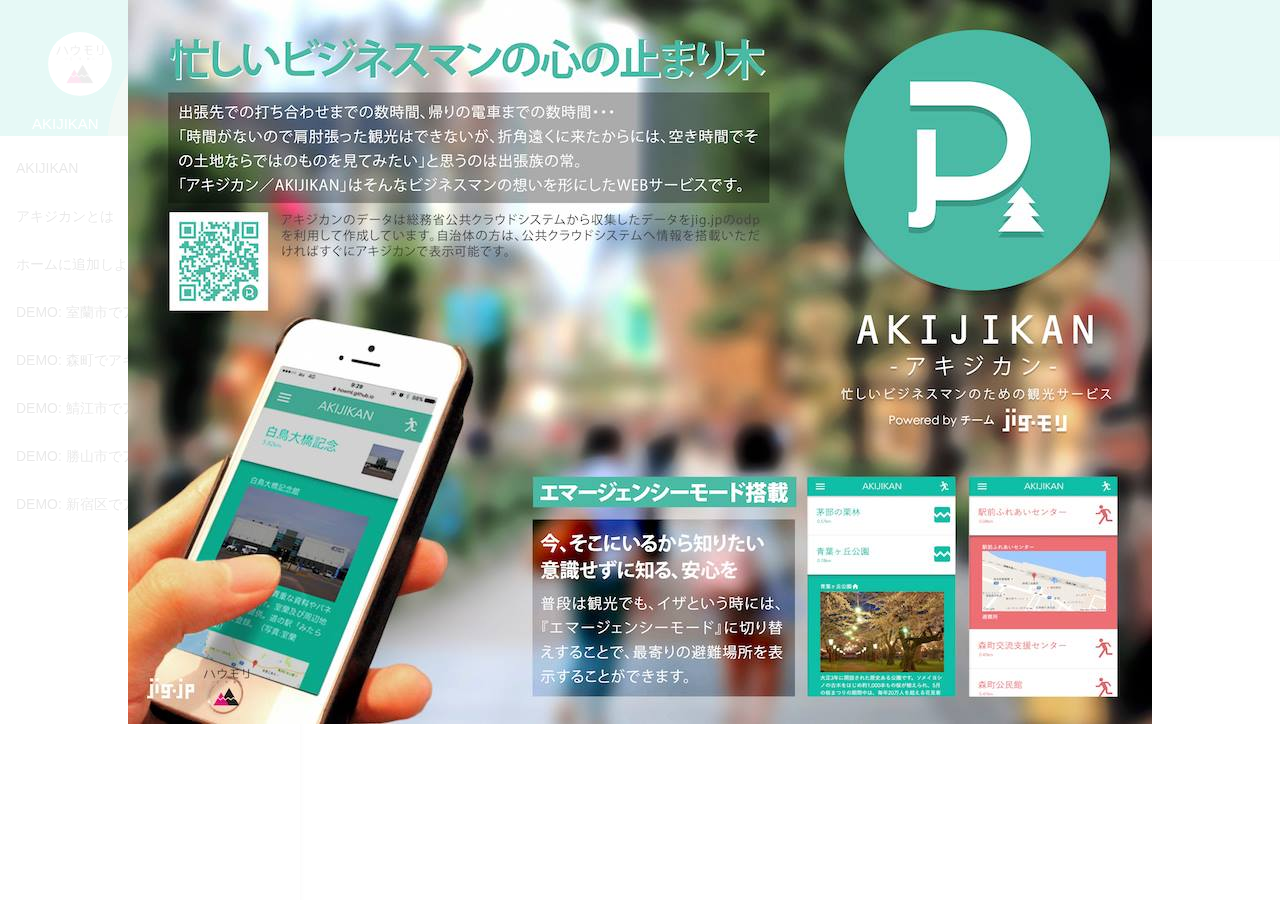
<file: index.html>
<!DOCTYPE html>
<html lang="ja">
<head>
	<meta charset="utf-8"/>
	<meta name="viewport" content="width=device-width, initial-scale=1.0, maximum-scale=1.0, minimum-scale=1.0"/>
	<link rel="apple-touch-icon-precomposed" href="img/image.png" />
	<meta property="og:image" content="img/navimage.png"/>
	<title>アキジカン / AKIJIKAN</title>
<!-- CSS -->
	<link href="https://fonts.googleapis.com/icon?family=Material+Icons" rel="stylesheet">
	<link href="css/materialize.min.css" type="text/css" rel="stylesheet" media="screen,projection"/>
	<link href="css/style.css" type="text/css" rel="stylesheet" media="screen,projection"/>
	<link rel="stylesheet" href="css/custom.css">
<!-- Scripts -->
	<script src="js/jquery-2.1.1.min.js"></script>
	<script src="https://www.promisejs.org/polyfills/promise-7.0.4.min.js"></script>
<!--	<script src="js/materialize.min.js"></script> -->
	<script src="js/materialize.js"></script>
	<script src="js/init.js"></script>
</head>
<body>
<header>
<div class="navbar-fixed">
    <nav class="navbar-color" role="navigation">
		<div class="nav-wrapper container"><a id="logo-container" href="#" class="brand-logo">AKIJIKAN</a>
			<img src=img/icon_emergency.png class=emergency_icon id="flip"/>
			<a href="#" data-activates="slide-out" class="button-collapse"><i class="material-icons">menu</i></a>	
			<ul id="slide-out" class="side-nav fixed">
				<li><div class="userView">
					<img class="background" width="300px" height="300px" src="img/navimage.png">
					<a href="https://www.facebook.com/howml/"><img class="circle" src="img/howml.png"></a>
					<span class="white-text name">AKIJIKAN</span>
				</div></li>
				<li><a class="waves-effect" href="index.html">AKIJIKAN</a></li>
				<li><a class="waves-effect" href="about.html">アキジカンとは</a></li>
				<li><a class="waves-effect" href="bkmark.html">ホームに追加しよう!</a></li>
				<li><a class="waves-effect" href="index.html#42.31804,140.97418" target=_blank>DEMO: 室蘭市でアキジカン</a></li>
				<li><a class="waves-effect" href="index.html#42.108794,140.573838" target=_blank>DEMO: 森町でアキジカン</a></li>
				<li><a class="waves-effect" href="index.html#35.943395,136.188575" target=_blank>DEMO: 鯖江市でアキジカン</a></li>
				<li><a class="waves-effect" href="index.html#36.083098,136.506537" target=_blank>DEMO: 勝山市でアキジカン</a></li>
				<li><a class="waves-effect" href="index.html#35.689194,139.700818" target=_blank>DEMO: 新宿区でアキジカン</a></li>
			</ul>
		</div> 
	</nav>
</div>
</header>
	<main>
        <ul class="collapsible" data-collapsible="accordion" id="items">
        </ul>
    </main>
	<div id="splash">
		<div id="mobile">
			<h3>AKIJIKANとは</h3>
			『忙しいビジネスマンの心の止まり木』<br>
	        <br>
			出張先での打ち合わせまでの数時間、<br>
			ちょっと観光してみませんか？<br>
			<br>
			右上の避難アイコンで、<br>
			最寄りの避難所のチェックができます。<br>
			<br>
			<a href=img/flyer.jpg target=_blank>
				<img src=img/flyer.jpg width=20%>
			</a>
		</div>
		<div id="pc">
			<img src=img/flyer.jpg width=80%>
		</div>
	</div>
 	<!-- Scripts -->
	<script src="js/fukuno.js"></script>
	<script src="js/sparql.js"></script>
	<script src="js/main.js"></script>
</body>
</html>
</file>
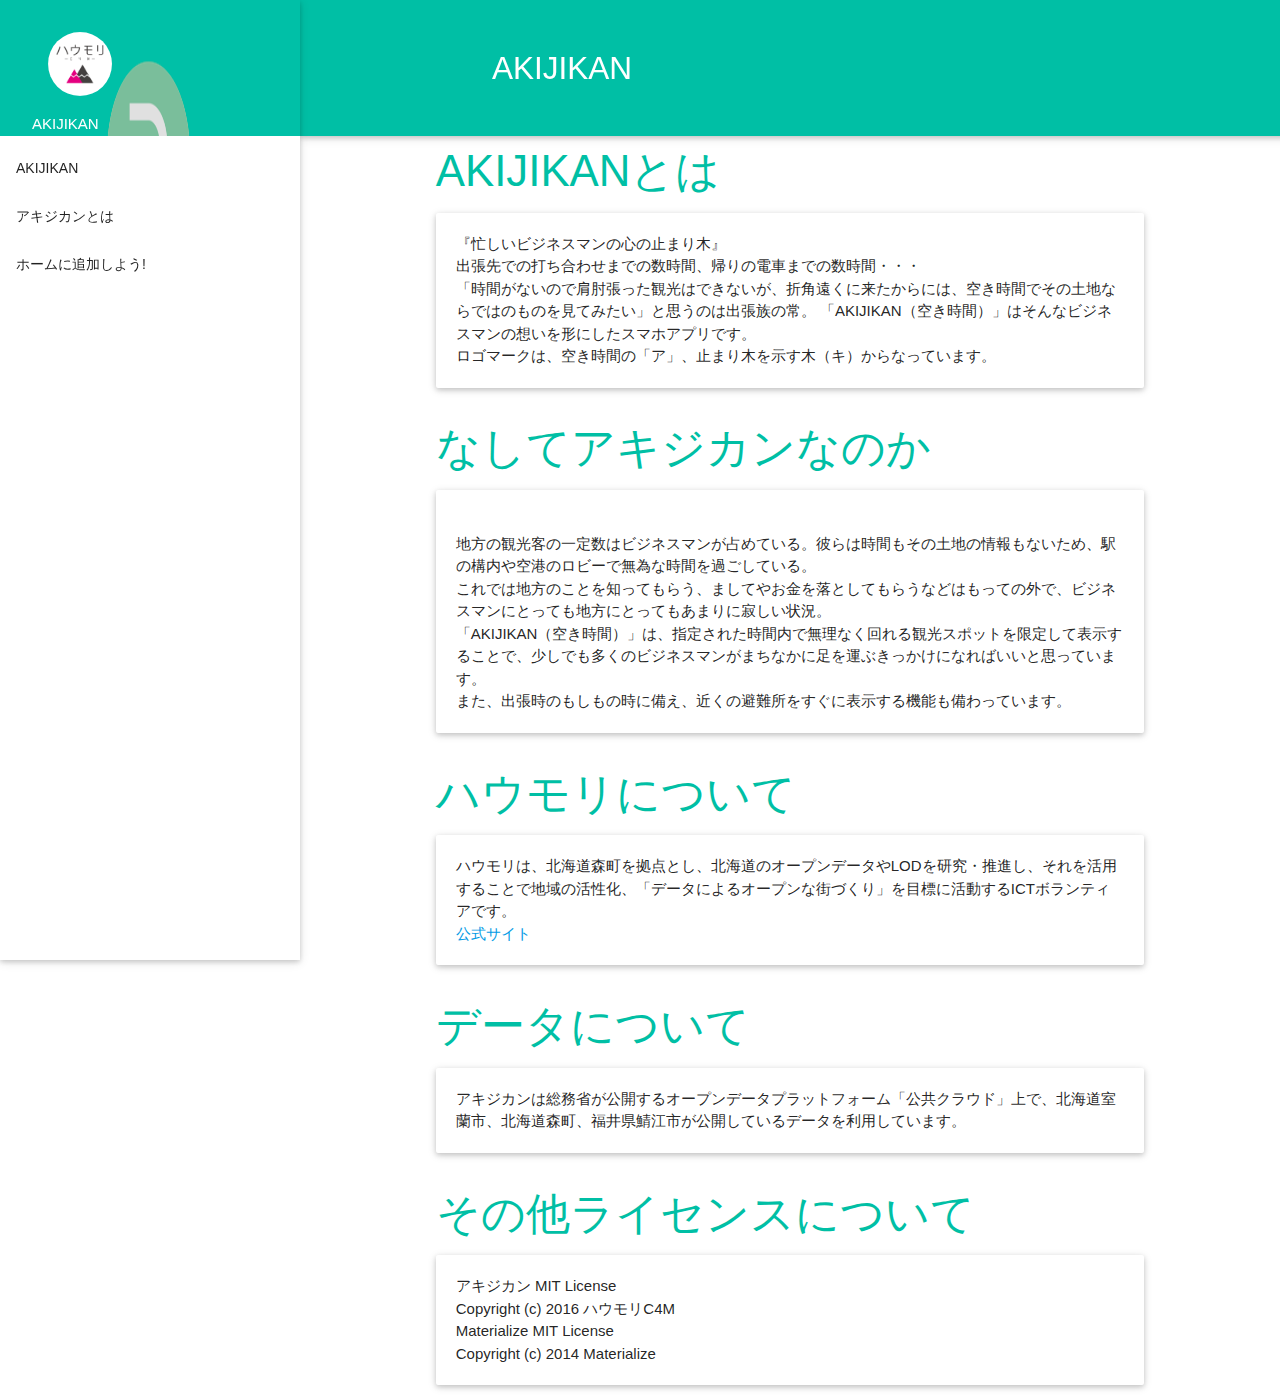
<file: about.html>
<!DOCTYPE html>
<html lang="ja">
<head>
	<meta http-equiv="Content-Type" content="text/html; charset=UTF-8"/>
	<meta name="viewport" content="width=device-width, initial-scale=1, maximum-scale=1.0"/>
	<link rel="apple-touch-icon-precomposed" href="img/image.png" />
	<title>アキジカン / AKIJIKAN</title>
<!-- CSS -->
	<link href="https://fonts.googleapis.com/icon?family=Material+Icons" rel="stylesheet">
	<link href="css/materialize.min.css" type="text/css" rel="stylesheet" media="screen,projection"/>
	<link href="css/style.css" type="text/css" rel="stylesheet" media="screen,projection"/>
	<link rel="stylesheet" href="css/ogarucocal.css">
<!-- Scripts -->
	<script src="js/jquery-2.1.1.min.js"></script>
	<script src="https://www.promisejs.org/polyfills/promise-7.0.4.min.js"></script>
	<script src="js/materialize.min.js"></script>
	<script src="js/init.js"></script>
</head>
<body>
<header>
<div class="navbar-fixed">
    <nav class="teal accent-4" role="navigation">
		<div class="nav-wrapper container"><a id="logo-container" href="#" class="brand-logo">AKIJIKAN</a>
			<a href="#" data-activates="slide-out" class="button-collapse"><i class="material-icons">menu</i></a>	
			<ul id="slide-out" class="side-nav fixed">
				<li><div class="userView">
					<img class="background" width="300px" height="300px" src="img/navimage.png">
					<a href="https://www.facebook.com/howml/"><img class="circle" src="img/howml.png"></a>
					<span class="white-text name">AKIJIKAN</span>
				</div></li>
				<li><a class="waves-effect" href="index.html">AKIJIKAN</a></li>
				<li><a class="waves-effect" href="about.html">アキジカンとは</a></li>
				<li><a class="waves-effect" href="bkmark.html">ホームに追加しよう!</a></li>
			</ul>
		</div> 
	</nav>
</div>
</header>
	<main>
	<div class="container">
      <div class="row">
        <h3 class="teal-text text-accent-4">AKIJIKANとは</h3>
		<p class="card-panel">『忙しいビジネスマンの心の止まり木』<br>
        出張先での打ち合わせまでの数時間、帰りの電車までの数時間・・・<br> 
        「時間がないので肩肘張った観光はできないが、折角遠くに来たからには、空き時間でその土地ならではのものを見てみたい」と思うのは出張族の常。
	      「AKIJIKAN（空き時間）」はそんなビジネスマンの想いを形にしたスマホアプリです。<br>
			ロゴマークは、空き時間の「ア」、止まり木を示す木（キ）からなっています。</p>
      </div>
      <div class="row">
        <h3 class="teal-text text-accent-4">なしてアキジカンなのか</h3>
		<p class="card-panel"><br>地方の観光客の一定数はビジネスマンが占めている。彼らは時間もその土地の情報もないため、駅の構内や空港のロビーで無為な時間を過ごしている。<br>
			これでは地方のことを知ってもらう、ましてやお金を落としてもらうなどはもっての外で、ビジネスマンにとっても地方にとってもあまりに寂しい状況。<br> 
	      「AKIJIKAN（空き時間）」は、指定された時間内で無理なく回れる観光スポットを限定して表示することで、少しでも多くのビジネスマンがまちなかに足を運ぶきっかけになればいいと思っています。<br>
	      また、出張時のもしもの時に備え、近くの避難所をすぐに表示する機能も備わっています。</p>
      </div>
       <div class="row">
        <h3 class="teal-text text-accent-4">ハウモリについて</h3>
		<p class="card-panel">ハウモリは、北海道森町を拠点とし、北海道のオープンデータやLODを研究・推進し、それを活用することで地域の活性化、「データによるオープンな街づくり」を目標に活動するICTボランティアです。<br><a href="http://howml.org/">公式サイト</a></p>
      </div>
       <div class="row">
        <h3 class="teal-text text-accent-4">データについて</h3>
		<p class="card-panel">
		アキジカンは総務省が公開するオープンデータプラットフォーム「公共クラウド」上で、北海道室蘭市、北海道森町、福井県鯖江市が公開しているデータを利用しています。</p>
      </div>
       <div class="row">
        <h3 class="teal-text text-accent-4">その他ライセンスについて</h3>
		<p class="card-panel">
			アキジカン MIT License<br>
			Copyright (c) 2016 ハウモリC4M<br>
			Materialize MIT License<br>
			Copyright (c) 2014 Materialize<br>
		</p>
      </div>
    </div>
    </main>
	<script>
		localStorage.setItem("akijikan-init", "0");
	</script>
</body>
</html>
</file>
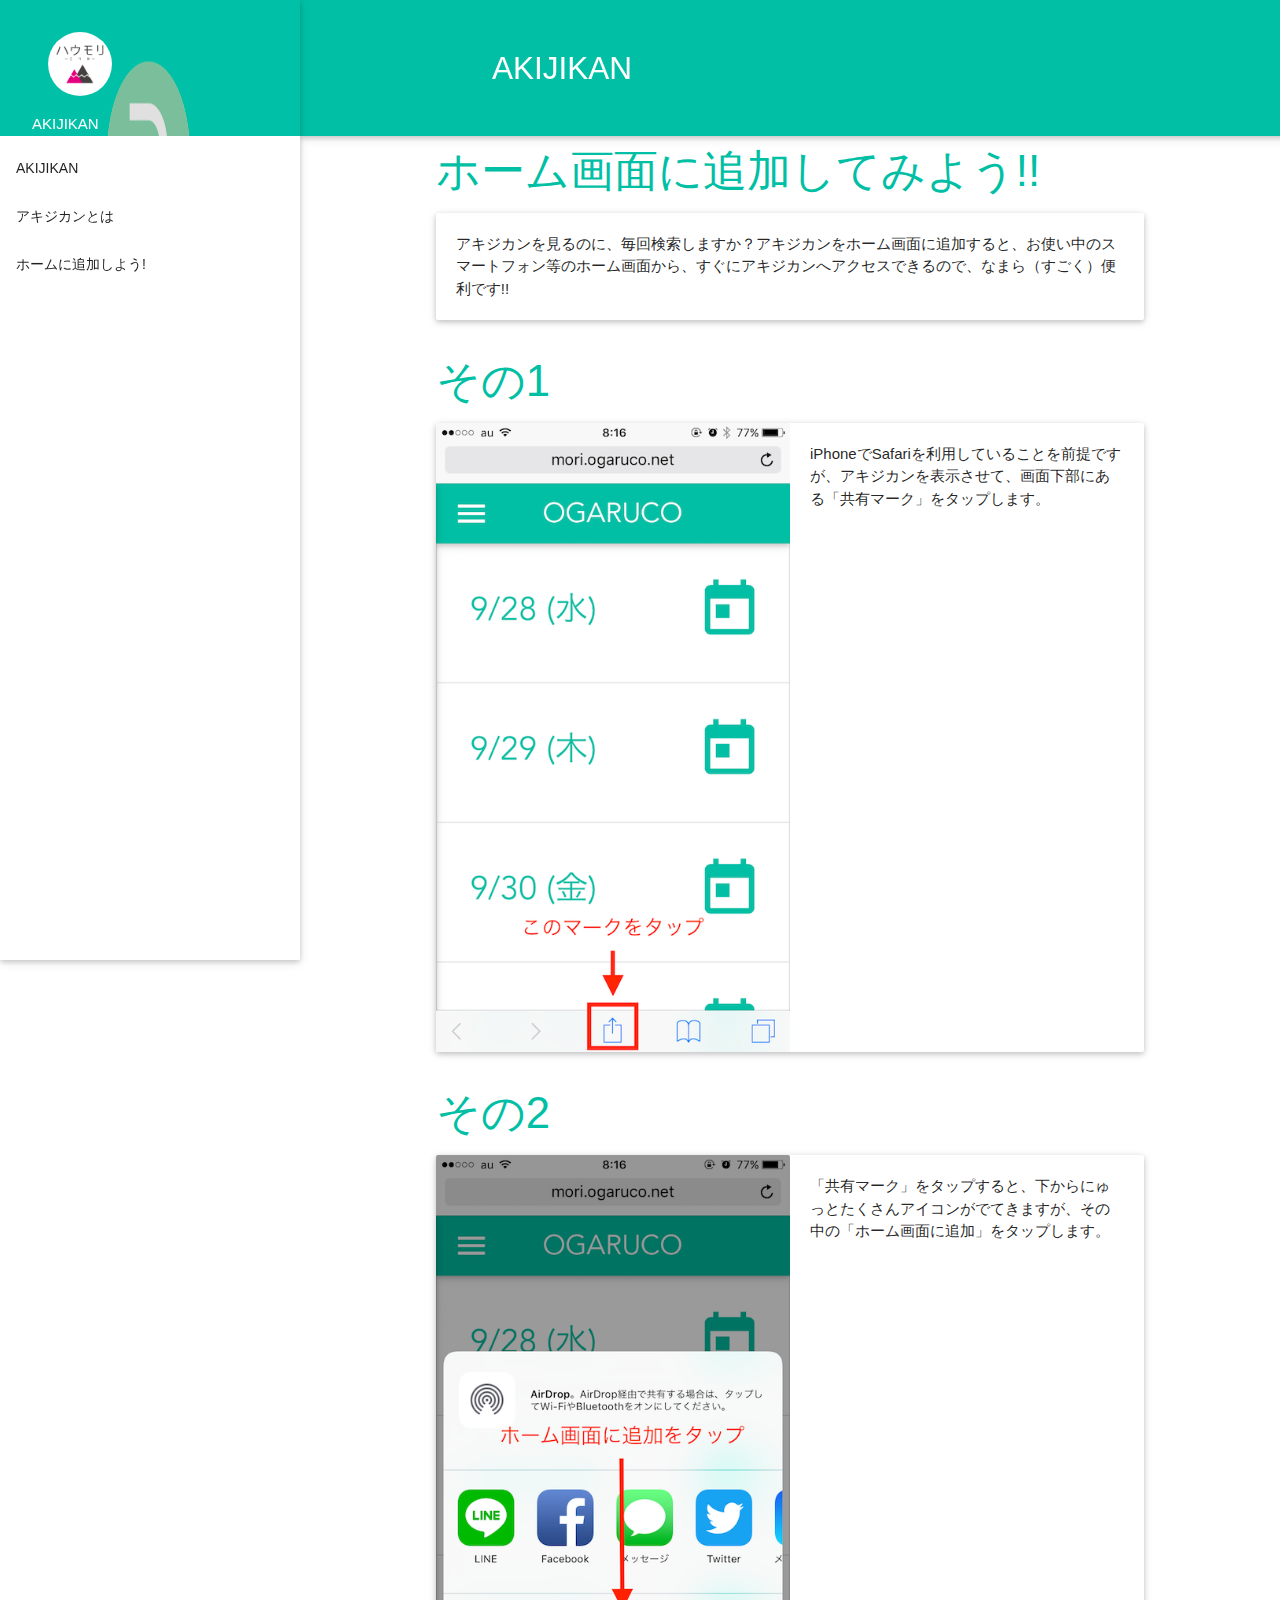
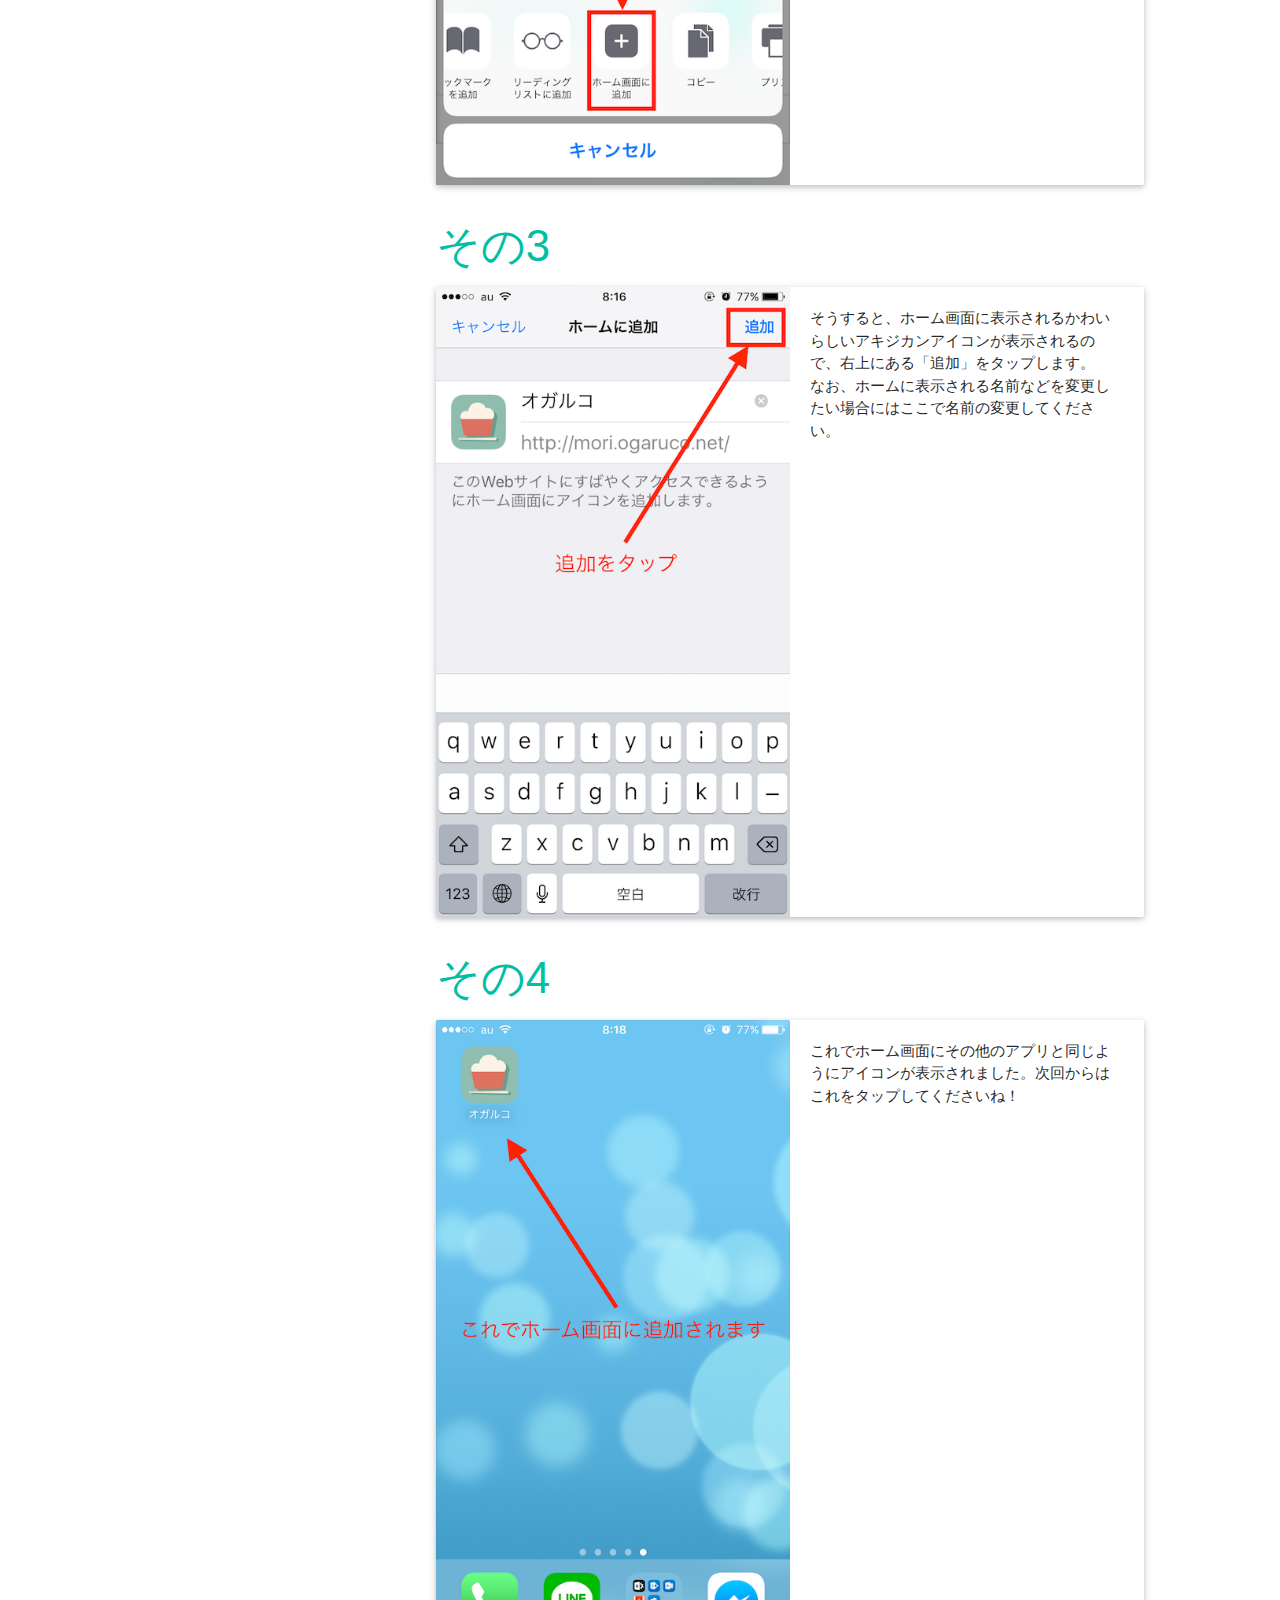
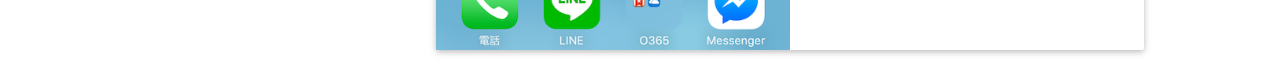
<file: bkmark.html>
<!DOCTYPE html>
<html lang="ja">
<head>
	<meta http-equiv="Content-Type" content="text/html; charset=UTF-8"/>
	<meta name="viewport" content="width=device-width, initial-scale=1, maximum-scale=1.0"/>
	<link rel="apple-touch-icon-precomposed" href="img/image.png" />
	<title>アキジカン / AKIJIKAN</title>
<!-- CSS -->
	<link href="https://fonts.googleapis.com/icon?family=Material+Icons" rel="stylesheet">
	<link href="css/materialize.min.css" type="text/css" rel="stylesheet" media="screen,projection"/>
	<link href="css/style.css" type="text/css" rel="stylesheet" media="screen,projection"/>
	<link rel="stylesheet" href="css/ogarucocal.css">
<!-- Scripts -->
	<script src="js/jquery-2.1.1.min.js"></script>
	<script src="https://www.promisejs.org/polyfills/promise-7.0.4.min.js"></script>
	<script src="js/materialize.min.js"></script>
	<script src="js/init.js"></script>
</head>
<body>
<header>
<div class="navbar-fixed">
    <nav class="teal accent-4" role="navigation">
		<div class="nav-wrapper container"><a id="logo-container" href="#" class="brand-logo">AKIJIKAN</a>
			<a href="#" data-activates="slide-out" class="button-collapse"><i class="material-icons">menu</i></a>	
			<ul id="slide-out" class="side-nav fixed">
				<li><div class="userView">
					<img class="background" width="300px" height="300px" src="img/navimage.png">
					<a href="https://www.facebook.com/howml/"><img class="circle" src="img/howml.png"></a>
					<span class="white-text name">AKIJIKAN</span>
				</div></li>
				<li><a class="waves-effect" href="index.html">AKIJIKAN</a></li>
				<li><a class="waves-effect" href="about.html">アキジカンとは</a></li>
				<li><a class="waves-effect" href="bkmark.html">ホームに追加しよう!</a></li>
			</ul>
		</div> 
	</nav>
</div>
</header>
	<main>
	<div class="container">
      <div class="row">
        <h3 class="teal-text text-accent-4">ホーム画面に追加してみよう!!</h3>
        <p class="card-panel">アキジカンを見るのに、毎回検索しますか？アキジカンをホーム画面に追加すると、お使い中のスマートフォン等のホーム画面から、すぐにアキジカンへアクセスできるので、なまら（すごく）便利です!!</p>
      </div>
      <div class="row">
	      <h3 class="teal-text text-accent-4">その1</h3>
 	      <div class="card horizontal">
 	      		<div class="card-image"><img src="img/bkmark1.png"></div>
 	     		<div class="card-stacked">
	       			<div class="card-content">
	          			<p>iPhoneでSafariを利用していることを前提ですが、アキジカンを表示させて、画面下部にある「共有マーク」をタップします。</p>
 		       		</div>
			   </div>
			</div>    
      </div>
      <div class="row">
	      <h3 class="teal-text text-accent-4">その2</h3>
 	      <div class="card horizontal">
 	      		<div class="card-image"><img src="img/bkmark2.png"></div>
 	     		<div class="card-stacked">
	       			<div class="card-content">
	          			<p>「共有マーク」をタップすると、下からにゅっとたくさんアイコンがでてきますが、その中の「ホーム画面に追加」をタップします。</p>
 		       		</div>
			   </div>
			</div>    
	  </div>
      <div class="row">
	      <h3 class="teal-text text-accent-4">その3</h3>
 	      <div class="card horizontal">
 	      		<div class="card-image"><img src="img/bkmark3.png"></div>
 	     		<div class="card-stacked">
	       			<div class="card-content">
	          			<p>そうすると、ホーム画面に表示されるかわいらしいアキジカンアイコンが表示されるので、右上にある「追加」をタップします。<br>なお、ホームに表示される名前などを変更したい場合にはここで名前の変更してください。</p>
 		       		</div>
			   </div>
			</div>    
      </div>
      <div class="row">
	      <h3 class="teal-text text-accent-4">その4</h3>
 	      <div class="card horizontal">
 	      		<div class="card-image"><img src="img/bkmark4.png"></div>
 	     		<div class="card-stacked">
	       			<div class="card-content">
	          			<p>これでホーム画面にその他のアプリと同じようにアイコンが表示されました。次回からはこれをタップしてくださいね！</p>
 		       		</div>
			   </div>
			</div>    
      </div>
    </div>
    </main>
</body>
</html>
</file>
<file: css/custom.css>
.collapsible {
	box-shadow: none;
}
.collapsible {
	border-top: 1px solid #ddd;
    border-right: 1px solid #ddd;
    border-left: 1px solid #ddd;
    margin: 0.5rem 0 1rem 0;
}
.navbar-color {
    background-color: #00BFA5;	
} 
.collapsible-header {
    display: block;
    cursor: pointer;
	color:#00BFA5;
    min-height: 8rem;
    line-height: 8rem;
    padding: 0 2rem 0 2rem;
    border-bottom: 1px solid #ddd;
	overflow: hidden;
}
.collapsible-header .days {
	font-size: 2.1rem;
	white-space: nowrap;
}
.collapsible-body {
    display: none;
    font-size: 1.2rem;
	color:#fff;
    background-color: #00BFA5;
    border-bottom: 1px solid #ddd;
    box-sizing: border-box;
    margin: 0;
    padding: 2rem 3rem 2rem 3rem;  
	box-shadow:0px 9px 12px -9px #383838 inset;
	-moz-box-shadow:0px 9px 12px -9px #383838 inset;
	-webkit-box-shadow:0px 9px 12px -9px #383838 inset;
}
.collapsible-body i {
	vertical-align: middle;
	padding-bottom: 5px;
}
.icon {
	position: absolute;
	text-align: center;
	line-height: 8rem;
	display: block;
	right: 0rem;
	margin-top: 0rem;
	background-color: white;
	border-top: 2rem white solid;
	border-left: 1rem white solid;
	border-right: 1rem white solid;
	border-bottom: 2rem white solid;
	width: 7rem;
	height: 9rem;
	background-size: auto 100%;
	background-repeat: no-repeat;
	background-position: center center;
}
.collapsible-header i {
    color: #00BFA5;
    font-size: 5rem;
    line-height: 5rem;
    display: block;
	position: absolute;
	right: -1rem;
	z-index: 1;
	background-color: white;
	border-top: 2rem white solid;
	border-left: 1rem white solid;
	border-right: 1rem white solid;
	border-bottom: 2rem white solid;
	width: 7rem;
	height: 9rem;
    text-align: center;
}
.distance {
	display: block;
	position: relative;
	line-height: 1rem;
	font-size: 1rem;
	top: -2.7rem;
	left: 0.3rem;
}
.emergency_icon {
	float: right;
	height: 2.5rem;
	margin-top: 0.8rem;
}
#splash {
	display: none;
	position: fixed;
	z-index: 1000;
	width: 100%;
	height: 100%;
	background-color: rgba(255, 255, 255, 0.9);
	top: 0px;
	left: 0px;
	text-align: center;
}
#splash #pc {
	display: none;
	margin-top: 0em;
}
#splash img {
}
#splash h3 {
	margin-top: 10rem;
	padding: 1rem 0 .5rem 0;
}
#items a {
	color: white;
}
@media only screen and (min-width: 666px) {
	.emergency_icon {
	    margin-right: 16rem;
		margin-top: 3.2rem;
	}
	#splash #pc {
		display: block;
	}
	#splash #mobile {
		display: none;
	}
}
</file>
<file: css/ogarucocal.css>
.ogarubody {
	padding-top: 45px;
}
@media (max-width: 450px) {
	.ogarubody {padding-top: 45px;}
}
.collapsible{
	box-shadow:none;
}
.collapsible {
	border-top: 1px solid #ddd;
    border-right: 1px solid #ddd;
    border-left: 1px solid #ddd;
    margin: 0.5rem 0 1rem 0;
}
.collapsible-header {
    display: block;
    cursor: pointer;
	color:#eb6f76;
    min-height: 10rem;
    line-height: 10rem;
    padding: 0 2rem 0 2.5rem;
    border-bottom: 1px solid #ddd;
    position:static;
}
.collapsible-header .days{
	font-size: 3rem;
}
li {position:relative;}
.collapsible-header .coll-h-desc{
	padding:0 0 0 1rem;
	font-size:40%;
	position:absolute; top:2rem; left:1.5rem;
}
.collapsible-header i {
    color:#eb6f76;
    font-size: 5rem;
    line-height: 10rem;
    display: block;
    float: right;
    text-align: center;
    margin-right: 3rem;
}
.collapsible-body {
    display: none;
    font-size: 1.2rem;
	color:#fff;
    background-color: #eb6f76;
    border-bottom: 1px solid #ddd;
    box-sizing: border-box;
    margin: 0;
    padding: 2rem 3rem 2rem 3rem;  
	box-shadow:0px 9px 12px -9px #383838 inset;
	-moz-box-shadow:0px 9px 12px -9px #383838 inset;
	-webkit-box-shadow:0px 9px 12px -9px #383838 inset;
}
th,td{padding:0px;margin:0px;}
th {width:30%;}
</file>
<file: css/style.css>
/* Custom Stylesheet */
/**
 * Use this file to override Materialize files so you can update
 * the core Materialize files in the future
 *
 * Made By MaterializeCSS.com
 */
html {
    height: 100%;
    margin: 0;
}
body{
    height: 100%;
    margin: 0;
    font-family:Avenir , "Open Sans" , "Helvetica Neue" , Helvetica , Arial , Verdana , Roboto , "游ゴシック" , "Yu Gothic" , "游ゴシック体" , "YuGothic" , "ヒラギノ角ゴ Pro W3" , "Hiragino Kaku Gothic Pro" , "Meiryo UI" , "メイリオ" , Meiryo , "ＭＳ Ｐゴシック" , "MS PGothic" , sans-serif;
}
iframe {
    width: 100%;
    height: 100%;
} 

.icon-block {
    padding: 0 15px;
}
.icon-block .material-icons {
    font-size: inherit;
}
header, main, footer {
    padding-left: 300px
}
nav {
    height: 136px;
    line-height: 136px
}
.navbar-fixed {
    position: relative;
    height: 125px;
    z-index: 998
}
.navbar-fixed nav {
    position: fixed
}

@media only screen and (max-width: 992px) {
    header, main, footer {
        padding-left: 0;
    }
    nav, nav .nav-wrapper i, nav a.button-collapse, nav a.button-collapse i {
        height: 64px;
        line-height: 64px
    }
    .navbar-fixed {
        height: 56px
    }
}
</file>
